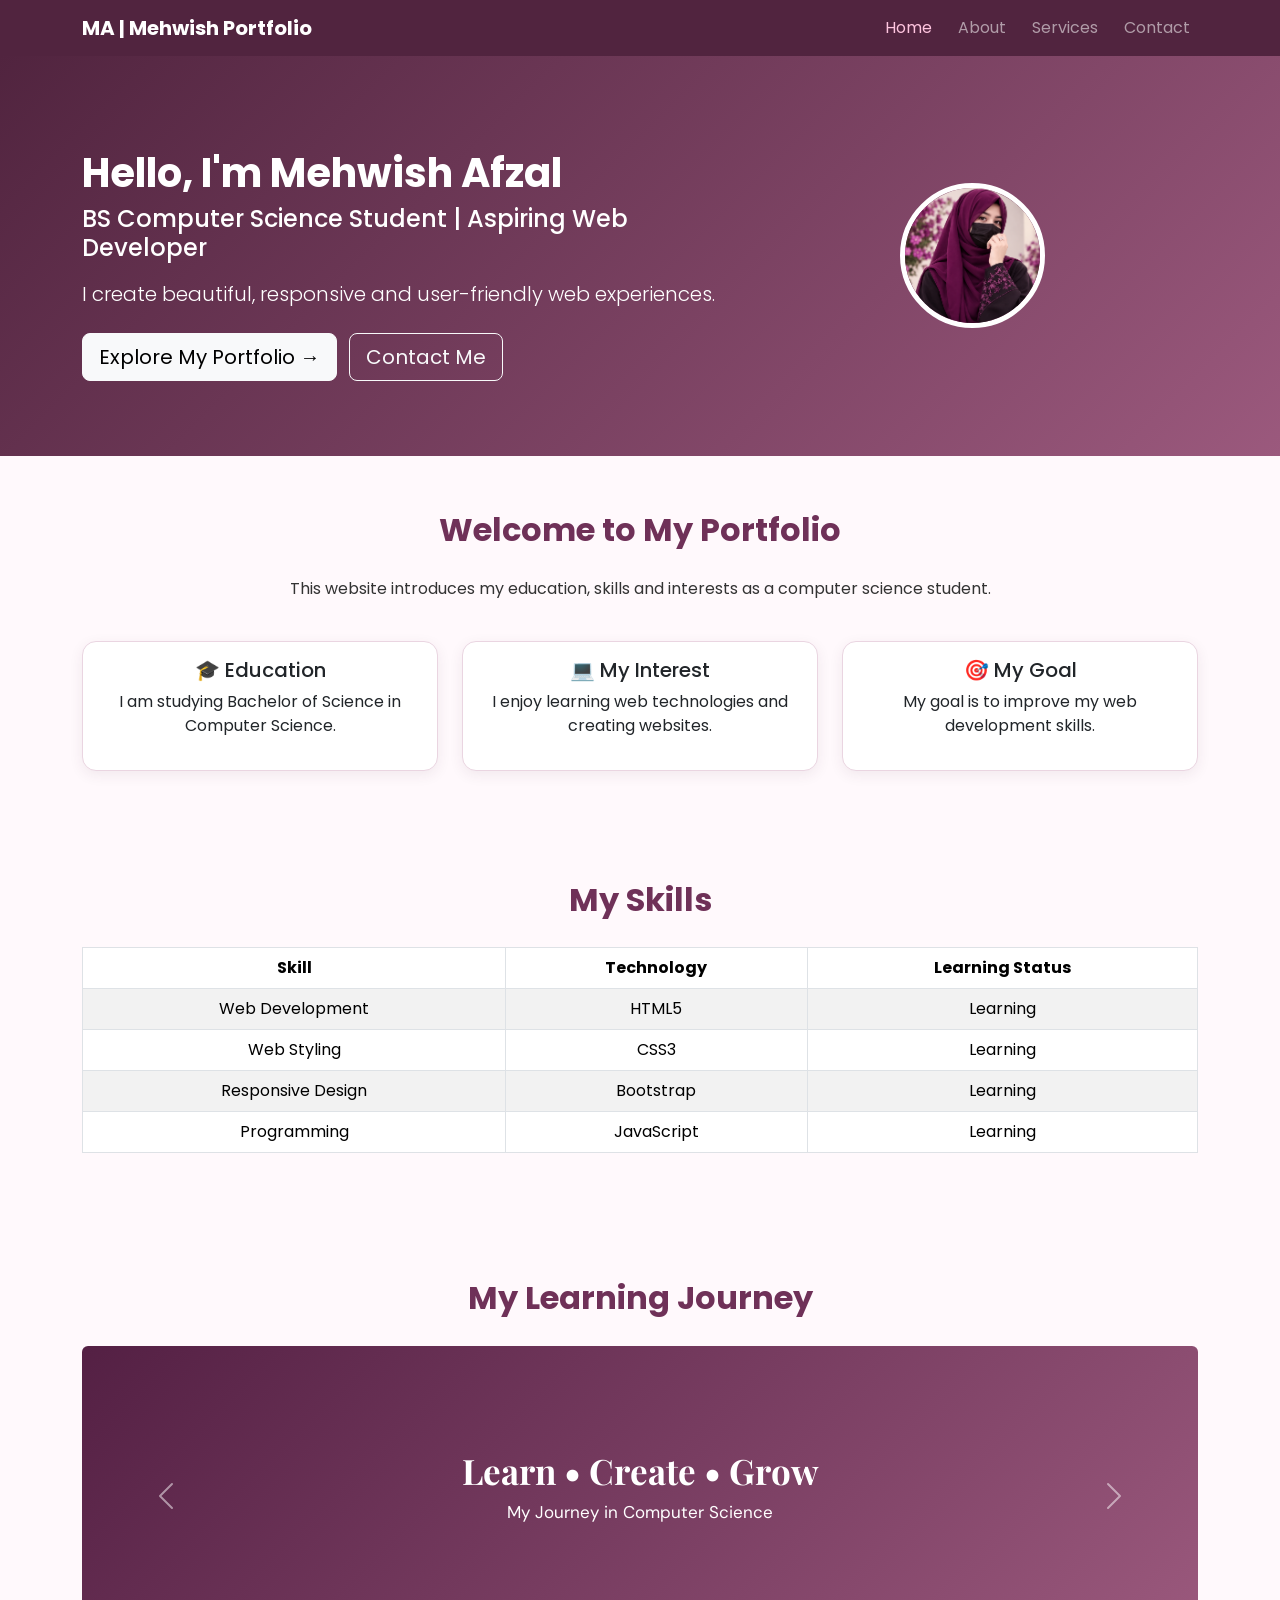
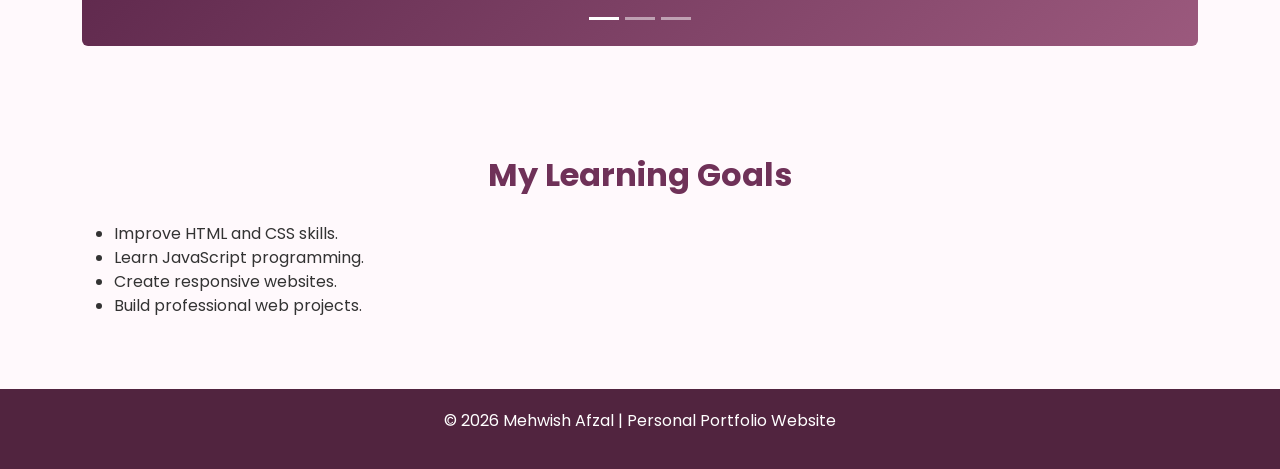
<file: index.html>
<!DOCTYPE html>
<html lang="en">

<head>
    <meta charset="UTF-8">
    <meta name="viewport" content="width=device-width, initial-scale=1.0">

    <title>Mehwish Afzal | Portfolio</title>

    <!-- Bootstrap CSS -->
    <link href="https://cdn.jsdelivr.net/npm/bootstrap@5.3.3/dist/css/bootstrap.min.css" rel="stylesheet">

    <!-- Google Fonts -->
    <link href="https://fonts.googleapis.com/css2?family=DM+Sans:wght@400;500;600;700&family=Playfair+Display:wght@600;700&display=swap" rel="stylesheet">

    <!-- Custom CSS -->
    <link rel="stylesheet" href="style.css">
</head>

<body>

    <!-- Header and Navigation -->
    <header>
        <nav class="navbar navbar-expand-lg navbar-dark custom-nav">
            <div class="container">

                <a class="navbar-brand fw-bold" href="index.html">
                    MA | Mehwish Portfolio
                </a>

                <button class="navbar-toggler" type="button"
                    data-bs-toggle="collapse" data-bs-target="#mainNav"
                    aria-controls="mainNav" aria-expanded="false"
                    aria-label="Toggle navigation">

                    <span class="navbar-toggler-icon"></span>
                </button>

                <div class="collapse navbar-collapse" id="mainNav">

                    <ul class="navbar-nav ms-auto">

                        <li class="nav-item">
                            <a class="nav-link active" href="index.html">Home</a>
                        </li>

                        <li class="nav-item">
                            <a class="nav-link" href="about.html">About</a>
                        </li>

                        <li class="nav-item">
                            <a class="nav-link" href="services.html">Services</a>
                        </li>

                        <li class="nav-item">
                            <a class="nav-link" href="contact.html">Contact</a>
                        </li>

                    </ul>
                </div>
            </div>
        </nav>
    </header>


    <!-- Main Content -->
    <main>

        <!-- Hero Section -->
        <section id="welcome" class="hero-section">

            <div class="container">
                <div class="row align-items-center">

                    <div class="col-lg-7 text-center text-lg-start">

                        <h1>
                            Hello, I'm
                            <span>Mehwish Afzal</span>
                        </h1>

                        <h4>
                            BS Computer Science Student |
                            Aspiring Web Developer
                        </h4>

                        <p class="lead mt-3">
                            I create beautiful, responsive and
                            user-friendly web experiences.
                        </p>

                        <div class="mt-4">

                            <a href="about.html" class="btn btn-light btn-lg">
                                Explore My Portfolio →
                            </a>

                            <a href="contact.html"
                                class="btn btn-outline-light btn-lg ms-2">
                                Contact Me
                            </a>

                        </div>
                    </div>

                    <!-- Profile Picture -->
                    <div class="col-lg-5 text-center mt-4 mt-lg-0">

                        <img src="profile.jpg"
                            class="profile-img"
                            alt="Mehwish Afzal Profile Picture">

                    </div>

                </div>
            </div>
        </section>


        <!-- Welcome Section -->
        <section class="container section-space">

            <h2 class="section-title">
                Welcome to My Portfolio
            </h2>

            <p class="text-center">
                This website introduces my education, skills and interests
                as a computer science student.
            </p>

            <div class="row g-4 mt-3">

                <!-- Education Card -->
                <div class="col-md-4">
                    <div class="card portfolio-card h-100">
                        <div class="card-body text-center">

                            <h3 class="h5">🎓 Education</h3>

                            <p>
                                I am studying Bachelor of Science
                                in Computer Science.
                            </p>

                        </div>
                    </div>
                </div>

                <!-- Interest Card -->
                <div class="col-md-4">
                    <div class="card portfolio-card h-100">
                        <div class="card-body text-center">

                            <h3 class="h5">💻 My Interest</h3>

                            <p>
                                I enjoy learning web technologies
                                and creating websites.
                            </p>

                        </div>
                    </div>
                </div>

                <!-- Goal Card -->
                <div class="col-md-4">
                    <div class="card portfolio-card h-100">
                        <div class="card-body text-center">

                            <h3 class="h5">🎯 My Goal</h3>

                            <p>
                                My goal is to improve my web
                                development skills.
                            </p>

                        </div>
                    </div>
                </div>

            </div>
        </section>


        <!-- Skills Section -->
        <section class="container section-space">

            <h2 class="section-title">My Skills</h2>

            <div class="table-responsive">

                <table class="table table-bordered table-striped text-center">

                    <thead>
                        <tr>
                            <th>Skill</th>
                            <th>Technology</th>
                            <th>Learning Status</th>
                        </tr>
                    </thead>

                    <tbody>
                        <tr>
                            <td>Web Development</td>
                            <td>HTML5</td>
                            <td>Learning</td>
                        </tr>

                        <tr>
                            <td>Web Styling</td>
                            <td>CSS3</td>
                            <td>Learning</td>
                        </tr>

                        <tr>
                            <td>Responsive Design</td>
                            <td>Bootstrap</td>
                            <td>Learning</td>
                        </tr>

                        <tr>
                            <td>Programming</td>
                            <td>JavaScript</td>
                            <td>Learning</td>
                        </tr>
                    </tbody>

                </table>
            </div>
        </section>


        <!-- Learning Journey Section -->
        <section class="container section-space">

            <h2 class="section-title">
                My Learning Journey
            </h2>

            <div id="portfolioCarousel"
                class="carousel slide"
                data-bs-ride="carousel">

                <!-- Carousel Indicators -->
                <div class="carousel-indicators">

                    <button type="button"
                        data-bs-target="#portfolioCarousel"
                        data-bs-slide-to="0"
                        class="active"
                        aria-current="true"
                        aria-label="Slide 1">
                    </button>

                    <button type="button"
                        data-bs-target="#portfolioCarousel"
                        data-bs-slide-to="1"
                        aria-label="Slide 2">
                    </button>

                    <button type="button"
                        data-bs-target="#portfolioCarousel"
                        data-bs-slide-to="2"
                        aria-label="Slide 3">
                    </button>

                </div>

                <!-- Carousel Slides -->
                <div class="carousel-inner rounded">

                    <div class="carousel-item active">
                        <div class="journey-slide slide-one">
                            <h2>Learn • Create • Grow</h2>
                            <p>My Journey in Computer Science</p>
                        </div>
                    </div>

                    <div class="carousel-item">
                        <div class="journey-slide slide-two">
                            <h2>Web Development</h2>
                            <p>Learning HTML, CSS, JavaScript and Bootstrap</p>
                        </div>
                    </div>

                    <div class="carousel-item">
                        <div class="journey-slide slide-three">
                            <h2>Dream • Code • Create</h2>
                            <p>Building My Skills for the Future</p>
                        </div>
                    </div>

                </div>

                <!-- Previous Button -->
                <button class="carousel-control-prev"
                    type="button"
                    data-bs-target="#portfolioCarousel"
                    data-bs-slide="prev">

                    <span class="carousel-control-prev-icon"></span>
                </button>

                <!-- Next Button -->
                <button class="carousel-control-next"
                    type="button"
                    data-bs-target="#portfolioCarousel"
                    data-bs-slide="next">

                    <span class="carousel-control-next-icon"></span>
                </button>

            </div>
        </section>


        <!-- Learning Goals List -->
        <section class="container section-space">

            <h2 class="section-title">My Learning Goals</h2>

            <ul>
                <li>Improve HTML and CSS skills.</li>
                <li>Learn JavaScript programming.</li>
                <li>Create responsive websites.</li>
                <li>Build professional web projects.</li>
            </ul>

        </section>

    </main>


    <!-- Footer -->
    <footer class="site-footer text-center">

        <p>
            © 2026 Mehwish Afzal |
            Personal Portfolio Website
        </p>

    </footer>


    <!-- Bootstrap JavaScript -->
    <script src="https://cdn.jsdelivr.net/npm/bootstrap@5.3.3/dist/js/bootstrap.bundle.min.js"></script>

    <!-- Custom JavaScript -->
    <script src="script.js"></script>

</body>
</html>
</file>
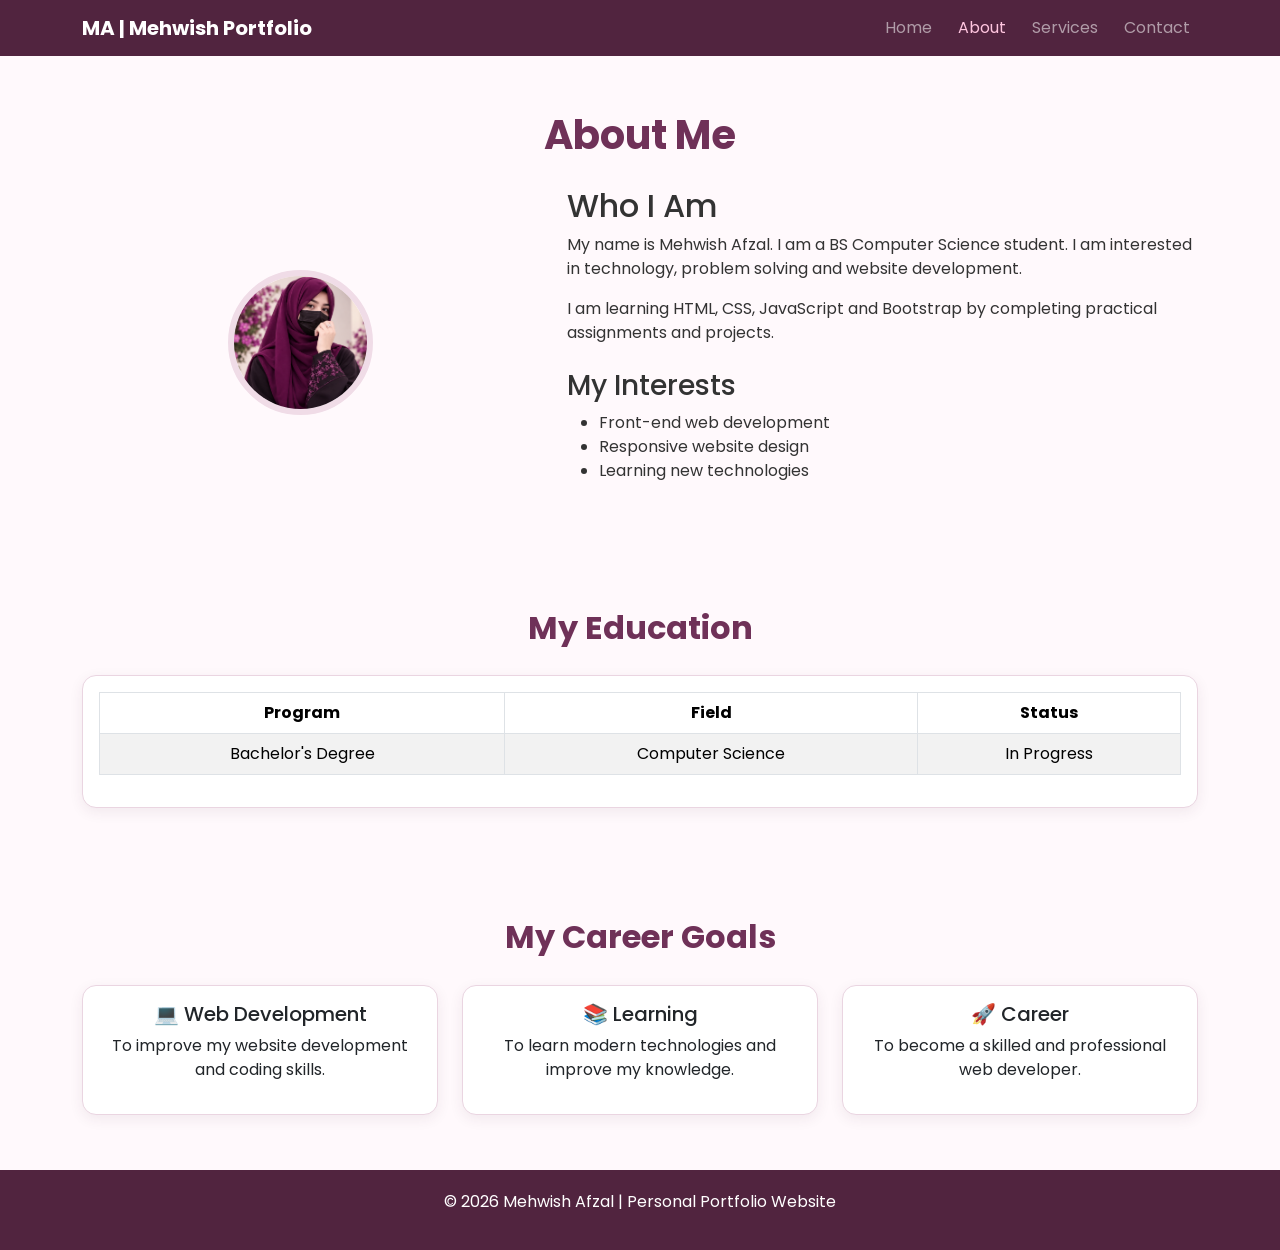
<file: about.html>
<!DOCTYPE html>
<html lang="en">

<head>
    <meta charset="UTF-8">
    <meta name="viewport" content="width=device-width, initial-scale=1.0">

    <title>About | Mehwish Afzal</title>

    <!-- Bootstrap CSS -->
    <link href="https://cdn.jsdelivr.net/npm/bootstrap@5.3.3/dist/css/bootstrap.min.css" rel="stylesheet">

    <!-- Google Fonts -->
    <link href="https://fonts.googleapis.com/css2?family=DM+Sans:wght@400;500;600;700&family=Playfair+Display:wght@600;700&display=swap" rel="stylesheet">

    <!-- Custom CSS -->
    <link rel="stylesheet" href="style.css">
</head>

<body>

    <!-- Header and Navigation -->
    <header>
        <nav class="navbar navbar-expand-lg navbar-dark custom-nav">

            <div class="container">

                <a class="navbar-brand fw-bold" href="index.html">
                    MA | Mehwish Portfolio
                </a>

                <button class="navbar-toggler" type="button"
                    data-bs-toggle="collapse"
                    data-bs-target="#mainNav"
                    aria-controls="mainNav"
                    aria-expanded="false"
                    aria-label="Toggle navigation">

                    <span class="navbar-toggler-icon"></span>
                </button>

                <div class="collapse navbar-collapse" id="mainNav">

                    <ul class="navbar-nav ms-auto">

                        <li class="nav-item">
                            <a class="nav-link" href="index.html">Home</a>
                        </li>

                        <li class="nav-item">
                            <a class="nav-link active" href="about.html">About</a>
                        </li>

                        <li class="nav-item">
                            <a class="nav-link" href="services.html">Services</a>
                        </li>

                        <li class="nav-item">
                            <a class="nav-link" href="contact.html">Contact</a>
                        </li>

                    </ul>
                </div>
            </div>
        </nav>
    </header>


    <!-- Main Content -->
    <main>

        <!-- About Section -->
        <section class="container section-space">

            <h1 class="section-title">About Me</h1>

            <div class="row align-items-center g-5">

                <!-- Profile Picture -->
                <div class="col-lg-5 text-center">

                    <img src="profile.jpg"
                        class="profile-img about-img"
                        alt="Mehwish Afzal Profile Picture">

                </div>

                <!-- Introduction -->
                <div class="col-lg-7">

                    <h2>Who I Am</h2>

                    <p>
                        My name is Mehwish Afzal. I am a BS Computer
                        Science student. I am interested in technology,
                        problem solving and website development.
                    </p>

                    <p>
                        I am learning HTML, CSS, JavaScript and Bootstrap
                        by completing practical assignments and projects.
                    </p>

                    <h3 class="mt-4">My Interests</h3>

                    <ul>
                        <li>Front-end web development</li>
                        <li>Responsive website design</li>
                        <li>Learning new technologies</li>
                    </ul>

                </div>
            </div>
        </section>


        <!-- Education Section -->
        <section class="container section-space">

            <h2 class="section-title">My Education</h2>

            <div class="card portfolio-card">

                <div class="card-body">

                    <div class="table-responsive">

                        <table class="table table-bordered table-striped text-center">

                            <thead>
                                <tr>
                                    <th>Program</th>
                                    <th>Field</th>
                                    <th>Status</th>
                                </tr>
                            </thead>

                            <tbody>
                                <tr>
                                    <td>Bachelor's Degree</td>
                                    <td>Computer Science</td>
                                    <td>In Progress</td>
                                </tr>
                            </tbody>

                        </table>
                    </div>
                </div>
            </div>
        </section>


        <!-- Personal Goals -->
        <section class="container section-space">

            <h2 class="section-title">My Career Goals</h2>

            <div class="row g-4">

                <div class="col-md-4">
                    <div class="card portfolio-card h-100">
                        <div class="card-body text-center">
                            <h3 class="h5">💻 Web Development</h3>
                            <p>
                                To improve my website development
                                and coding skills.
                            </p>
                        </div>
                    </div>
                </div>

                <div class="col-md-4">
                    <div class="card portfolio-card h-100">
                        <div class="card-body text-center">
                            <h3 class="h5">📚 Learning</h3>
                            <p>
                                To learn modern technologies and
                                improve my knowledge.
                            </p>
                        </div>
                    </div>
                </div>

                <div class="col-md-4">
                    <div class="card portfolio-card h-100">
                        <div class="card-body text-center">
                            <h3 class="h5">🚀 Career</h3>
                            <p>
                                To become a skilled and professional
                                web developer.
                            </p>
                        </div>
                    </div>
                </div>

            </div>
        </section>

    </main>


    <!-- Footer -->
    <footer class="site-footer text-center">

        <p>
            © 2026 Mehwish Afzal |
            Personal Portfolio Website
        </p>

    </footer>


    <!-- Bootstrap JavaScript -->
    <script src="https://cdn.jsdelivr.net/npm/bootstrap@5.3.3/dist/js/bootstrap.bundle.min.js"></script>

    <!-- Custom JavaScript -->
    <script src="script.js"></script>

</body>
</html>
</file>
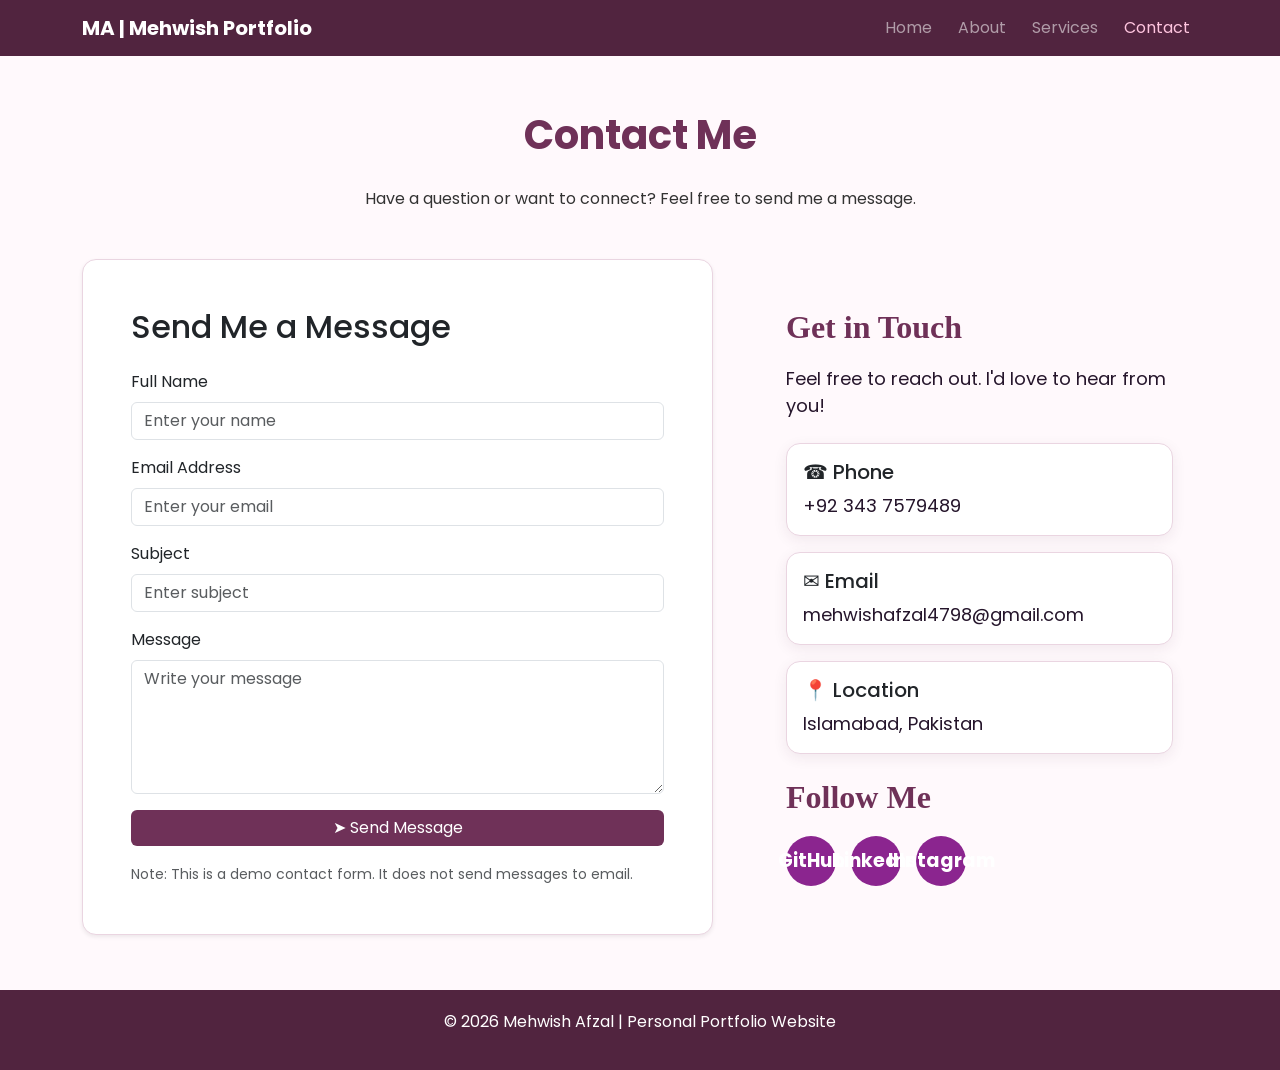
<file: contact.html>
<!DOCTYPE html>
<html lang="en">

<head>
    <meta charset="UTF-8">
    <meta name="viewport" content="width=device-width, initial-scale=1.0">

    <title>Contact | Mehwish Afzal</title>

    <!-- Bootstrap CSS -->
    <link href="https://cdn.jsdelivr.net/npm/bootstrap@5.3.3/dist/css/bootstrap.min.css" rel="stylesheet">

    <!-- Google Fonts -->
    <link href="https://fonts.googleapis.com/css2?family=DM+Sans:wght@400;500;600;700&family=Playfair+Display:wght@600;700&display=swap" rel="stylesheet">

    <!-- Custom CSS -->
    <link rel="stylesheet" href="style.css">
</head>

<body>

    <!-- Header and Navigation -->
    <header>
        <nav class="navbar navbar-expand-lg navbar-dark custom-nav">

            <div class="container">

                <a class="navbar-brand fw-bold" href="index.html">
                    MA | Mehwish Portfolio
                </a>

                <button class="navbar-toggler" type="button"
                    data-bs-toggle="collapse"
                    data-bs-target="#mainNav"
                    aria-controls="mainNav"
                    aria-expanded="false"
                    aria-label="Toggle navigation">

                    <span class="navbar-toggler-icon"></span>
                </button>

                <div class="collapse navbar-collapse" id="mainNav">

                    <ul class="navbar-nav ms-auto">

                        <li class="nav-item">
                            <a class="nav-link" href="index.html">Home</a>
                        </li>

                        <li class="nav-item">
                            <a class="nav-link" href="about.html">About</a>
                        </li>

                        <li class="nav-item">
                            <a class="nav-link" href="services.html">Services</a>
                        </li>

                        <li class="nav-item">
                            <a class="nav-link active" href="contact.html">Contact</a>
                        </li>

                    </ul>
                </div>
            </div>
        </nav>
    </header>


    <!-- Main Contact Section -->
    <main>

        <section class="container section-space">

            <h1 class="section-title">Contact Me</h1>

            <p class="text-center mb-5">
                Have a question or want to connect?
                Feel free to send me a message.
            </p>

            <div class="row align-items-center g-5">

                <!-- Contact Form -->
                <div class="col-lg-7">

                    <div class="card portfolio-card shadow-sm">

                        <div class="card-body p-4 p-md-5">

                            <h2 class="mb-4">Send Me a Message</h2>

                            <form id="contactForm">

                                <!-- Full Name -->
                                <div class="mb-3">

                                    <label for="fullName" class="form-label">
                                        Full Name
                                    </label>

                                    <input type="text"
                                        class="form-control"
                                        id="fullName"
                                        placeholder="Enter your name"
                                        required>

                                </div>


                                <!-- Email -->
                                <div class="mb-3">

                                    <label for="email" class="form-label">
                                        Email Address
                                    </label>

                                    <input type="email"
                                        class="form-control"
                                        id="email"
                                        placeholder="Enter your email"
                                        required>

                                </div>


                                <!-- Subject -->
                                <div class="mb-3">

                                    <label for="subject" class="form-label">
                                        Subject
                                    </label>

                                    <input type="text"
                                        class="form-control"
                                        id="subject"
                                        placeholder="Enter subject"
                                        required>

                                </div>


                                <!-- Message -->
                                <div class="mb-3">

                                    <label for="message" class="form-label">
                                        Message
                                    </label>

                                    <textarea class="form-control"
                                        id="message"
                                        rows="5"
                                        placeholder="Write your message"
                                        required></textarea>

                                </div>


                                <!-- Submit Button -->
                                <button type="submit"
                                    class="btn custom-btn w-100">

                                    ➤ Send Message

                                </button>

                            </form>

                            <p id="formMessage"
                                class="mt-3"
                                aria-live="polite"></p>

                            <small class="text-muted">
                                Note: This is a demo contact form.
                                It does not send messages to email.
                            </small>

                        </div>
                    </div>
                </div>


                <!-- Contact Information -->
                <div class="col-lg-5">

                    <div class="contact-info">

                        <h2>Get in Touch</h2>

                        <p class="mb-4">
                            Feel free to reach out.
                            I'd love to hear from you!
                        </p>


                        <!-- Phone -->
                        <div class="card portfolio-card mb-3">

                            <div class="card-body">

                                <h5>☎ Phone</h5>

                                <p class="mb-0">
                                    +92 343 7579489
                                </p>

                            </div>
                        </div>


                        <!-- Email -->
                        <div class="card portfolio-card mb-3">

                            <div class="card-body">

                                <h5>✉ Email</h5>

                                <p class="mb-0">
                                    mehwishafzal4798@gmail.com
                                </p>

                            </div>
                        </div>


                        <!-- Location -->
                        <div class="card portfolio-card mb-4">

                            <div class="card-body">

                                <h5>📍 Location</h5>

                                <p class="mb-0">
                                    Islamabad, Pakistan
                                </p>

                            </div>
                        </div>


                        <!-- Social Media -->
                        <h2 class="mt-4 mb-3">Follow Me</h2>

                        <div class="social-links">

                            <a href="https://github.com/Mehwishafzal44"
                                target="_blank"
                                rel="noopener noreferrer">
                                GitHub
                            </a>

                            <a href="#"
                                aria-label="LinkedIn">
                                LinkedIn
                            </a>

                            <a href="#"
                                aria-label="Instagram">
                                Instagram
                            </a>

                        </div>

                    </div>
                </div>

            </div>
        </section>

    </main>


    <!-- Footer -->
    <footer class="site-footer text-center">

        <p>
            © 2026 Mehwish Afzal |
            Personal Portfolio Website
        </p>

    </footer>


    <!-- Bootstrap JavaScript -->
    <script src="https://cdn.jsdelivr.net/npm/bootstrap@5.3.3/dist/js/bootstrap.bundle.min.js"></script>

    <!-- Custom JavaScript -->
    <script src="script.js"></script>

</body>
</html>
</file>
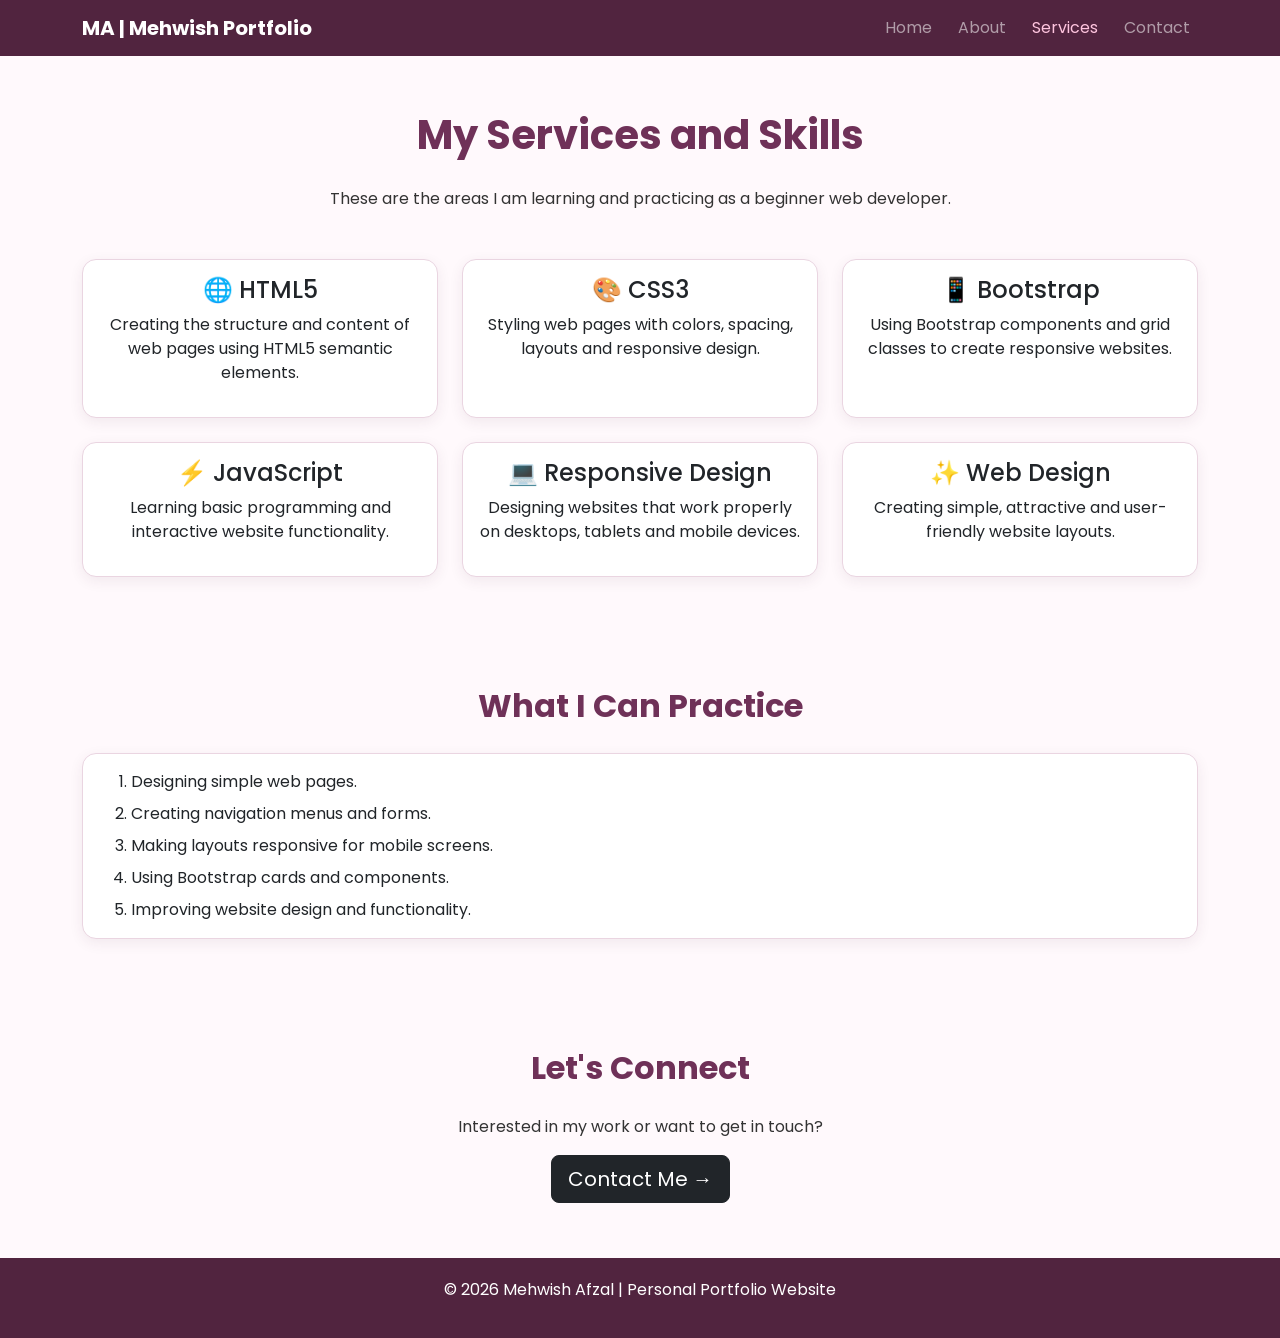
<file: services.html>
<!DOCTYPE html>
<html lang="en">

<head>
    <meta charset="UTF-8">
    <meta name="viewport" content="width=device-width, initial-scale=1.0">

    <title>Services | Mehwish Afzal</title>

    <!-- Bootstrap CSS -->
    <link href="https://cdn.jsdelivr.net/npm/bootstrap@5.3.3/dist/css/bootstrap.min.css" rel="stylesheet">

    <!-- Google Fonts -->
    <link href="https://fonts.googleapis.com/css2?family=DM+Sans:wght@400;500;600;700&family=Playfair+Display:wght@600;700&display=swap" rel="stylesheet">

    <!-- Custom CSS -->
    <link rel="stylesheet" href="style.css">
</head>

<body>

    <!-- Header and Navigation -->
    <header>
        <nav class="navbar navbar-expand-lg navbar-dark custom-nav">

            <div class="container">

                <a class="navbar-brand fw-bold" href="index.html">
                    MA | Mehwish Portfolio
                </a>

                <button class="navbar-toggler" type="button"
                    data-bs-toggle="collapse"
                    data-bs-target="#mainNav"
                    aria-controls="mainNav"
                    aria-expanded="false"
                    aria-label="Toggle navigation">

                    <span class="navbar-toggler-icon"></span>
                </button>

                <div class="collapse navbar-collapse" id="mainNav">

                    <ul class="navbar-nav ms-auto">

                        <li class="nav-item">
                            <a class="nav-link" href="index.html">Home</a>
                        </li>

                        <li class="nav-item">
                            <a class="nav-link" href="about.html">About</a>
                        </li>

                        <li class="nav-item">
                            <a class="nav-link active" href="services.html">Services</a>
                        </li>

                        <li class="nav-item">
                            <a class="nav-link" href="contact.html">Contact</a>
                        </li>

                    </ul>
                </div>
            </div>
        </nav>
    </header>


    <!-- Main Content -->
    <main>

        <!-- Services Introduction -->
        <section class="container section-space">

            <h1 class="section-title">My Services and Skills</h1>

            <p class="text-center mb-5">
                These are the areas I am learning and practicing
                as a beginner web developer.
            </p>


            <!-- Skills Cards -->
            <div class="row g-4">

                <!-- HTML Card -->
                <div class="col-md-6 col-lg-4">

                    <div class="card portfolio-card h-100">

                        <div class="card-body text-center">

                            <h2 class="h4">🌐 HTML5</h2>

                            <p>
                                Creating the structure and content
                                of web pages using HTML5 semantic elements.
                            </p>

                        </div>
                    </div>
                </div>


                <!-- CSS Card -->
                <div class="col-md-6 col-lg-4">

                    <div class="card portfolio-card h-100">

                        <div class="card-body text-center">

                            <h2 class="h4">🎨 CSS3</h2>

                            <p>
                                Styling web pages with colors, spacing,
                                layouts and responsive design.
                            </p>

                        </div>
                    </div>
                </div>


                <!-- Bootstrap Card -->
                <div class="col-md-6 col-lg-4">

                    <div class="card portfolio-card h-100">

                        <div class="card-body text-center">

                            <h2 class="h4">📱 Bootstrap</h2>

                            <p>
                                Using Bootstrap components and grid
                                classes to create responsive websites.
                            </p>

                        </div>
                    </div>
                </div>


                <!-- JavaScript Card -->
                <div class="col-md-6 col-lg-4">

                    <div class="card portfolio-card h-100">

                        <div class="card-body text-center">

                            <h2 class="h4">⚡ JavaScript</h2>

                            <p>
                                Learning basic programming and
                                interactive website functionality.
                            </p>

                        </div>
                    </div>
                </div>


                <!-- Responsive Design Card -->
                <div class="col-md-6 col-lg-4">

                    <div class="card portfolio-card h-100">

                        <div class="card-body text-center">

                            <h2 class="h4">💻 Responsive Design</h2>

                            <p>
                                Designing websites that work properly
                                on desktops, tablets and mobile devices.
                            </p>

                        </div>
                    </div>
                </div>


                <!-- Web Design Card -->
                <div class="col-md-6 col-lg-4">

                    <div class="card portfolio-card h-100">

                        <div class="card-body text-center">

                            <h2 class="h4">✨ Web Design</h2>

                            <p>
                                Creating simple, attractive and
                                user-friendly website layouts.
                            </p>

                        </div>
                    </div>
                </div>

            </div>
        </section>


        <!-- Practice Section -->
        <section class="container section-space">

            <h2 class="section-title">What I Can Practice</h2>

            <div class="card portfolio-card">

                <div class="card-body">

                    <ol class="mb-0">

                        <li class="mb-2">
                            Designing simple web pages.
                        </li>

                        <li class="mb-2">
                            Creating navigation menus and forms.
                        </li>

                        <li class="mb-2">
                            Making layouts responsive for mobile screens.
                        </li>

                        <li class="mb-2">
                            Using Bootstrap cards and components.
                        </li>

                        <li>
                            Improving website design and functionality.
                        </li>

                    </ol>

                </div>
            </div>
        </section>


        <!-- Call to Action -->
        <section class="container section-space text-center">

            <h2 class="section-title">Let's Connect</h2>

            <p>
                Interested in my work or want to get in touch?
            </p>

            <a href="contact.html" class="btn btn-lg btn-dark">
                Contact Me →
            </a>

        </section>

    </main>


    <!-- Footer -->
    <footer class="site-footer text-center">

        <p>
            © 2026 Mehwish Afzal |
            Personal Portfolio Website
        </p>

    </footer>


    <!-- Bootstrap JavaScript -->
    <script src="https://cdn.jsdelivr.net/npm/bootstrap@5.3.3/dist/js/bootstrap.bundle.min.js"></script>

    <!-- Custom JavaScript -->
    <script src="script.js"></script>

</body>
</html>
</file>
<file: style.css>
/* Main stylesheet for Mehwish's portfolio */

@import url('https://fonts.googleapis.com/css2?family=Poppins:wght@300;400;500;600;700&display=swap');

* {
    box-sizing: border-box;
}

body {
    margin: 0;
    font-family: 'Poppins', sans-serif;
    color: #333333;
    background-color: #fff9fc;
}

.custom-nav {
    background-color: #51243f;
}

.navbar .nav-link {
    margin-left: 10px;
    transition: color 0.3s ease;
}

.navbar .nav-link:hover,
.navbar .nav-link.active {
    color: #ffc5df;
}

.hero-section {
    padding: 75px 15px;
    color: white;
    background: linear-gradient(135deg, #51243f, #9b597d);
}

.hero-section h1 {
    margin-top: 18px;
    font-weight: 700;
}

.profile-img {
    width: 145px;
    height: 145px;
    border-radius: 50%;
    border: 5px solid white;
    object-fit: cover;
}

.section-space {
    padding-top: 55px;
    padding-bottom: 55px;
}

.section-title {
    margin-bottom: 28px;
    text-align: center;
    color: #6f3158;
    font-weight: 700;
}

.portfolio-card {
    border: 1px solid #ead5e1;
    border-radius: 14px;
    box-shadow: 0 4px 14px rgba(81, 36, 63, 0.08);
    transition: transform 0.3s ease, box-shadow 0.3s ease;
}

.portfolio-card:hover {
    transform: translateY(-6px);
    box-shadow: 0 8px 20px rgba(81, 36, 63, 0.16);
}

.about-img {
    max-width: 260px;
    border: 6px solid #f0dce7;
}

.custom-btn {
    color: white;
    background-color: #6f3158;
    border: none;
}

.custom-btn:hover {
    color: white;
    background-color: #51243f;
}

.site-footer {
    padding: 20px;
    color: white;
    background-color: #51243f;
}

#welcome {
    min-height: 360px;
}

@media (max-width: 576px) {
    .hero-section {
        padding: 55px 15px;
    }

    .hero-section h1 {
        font-size: 1.8rem;
    }

    .section-space {
        padding-top: 35px;
        padding-bottom: 35px;
    }
}

/* Contact Page Styling */

.contact-info {
    padding: 25px;
}

.contact-info h2 {
    color: #6f3158;
    font-family: Georgia, serif;
    font-weight: bold;
    margin-bottom: 18px;
}

.contact-info p {
    color: #25152b;
    font-size: 18px;
    margin-bottom: 18px;
}

.contact-info .social-links {
    display: flex;
    gap: 15px;
    margin-top: 20px;
}

.contact-info .social-links a {
    width: 50px;
    height: 50px;
    border-radius: 50%;
    background: #8b258f;
    color: white;
    display: flex;
    align-items: center;
    justify-content: center;
    text-decoration: none;
    font-weight: bold;
    font-size: 19px;
    transition: 0.3s;
}

.contact-info .social-links a:hover {
    background: #6f3158;
    transform: translateY(-4px);
}

/* Learning Journey Carousel */
.journey-slide {
    min-height: 300px;
    padding: 70px 20px;
    display: flex;
    flex-direction: column;
    justify-content: center;
    align-items: center;
    text-align: center;
    color: white;
    font-family: 'DM Sans', sans-serif;
}

.journey-slide h2 {
    font-family: 'Playfair Display', serif;
    font-size: 35px;
    font-weight: 700;
}

.journey-slide p {
    font-size: 17px;
}

.slide-one {
    background: linear-gradient(135deg, #542044, #9b597d);
}

.slide-two {
    background: linear-gradient(135deg, #6f3158, #c080a0);
}

.slide-three {
    background: linear-gradient(135deg, #542044, #78385f);
}


@media (max-width: 768px) {
    .contact-info {
        padding: 15px;
    }
}
</file>
